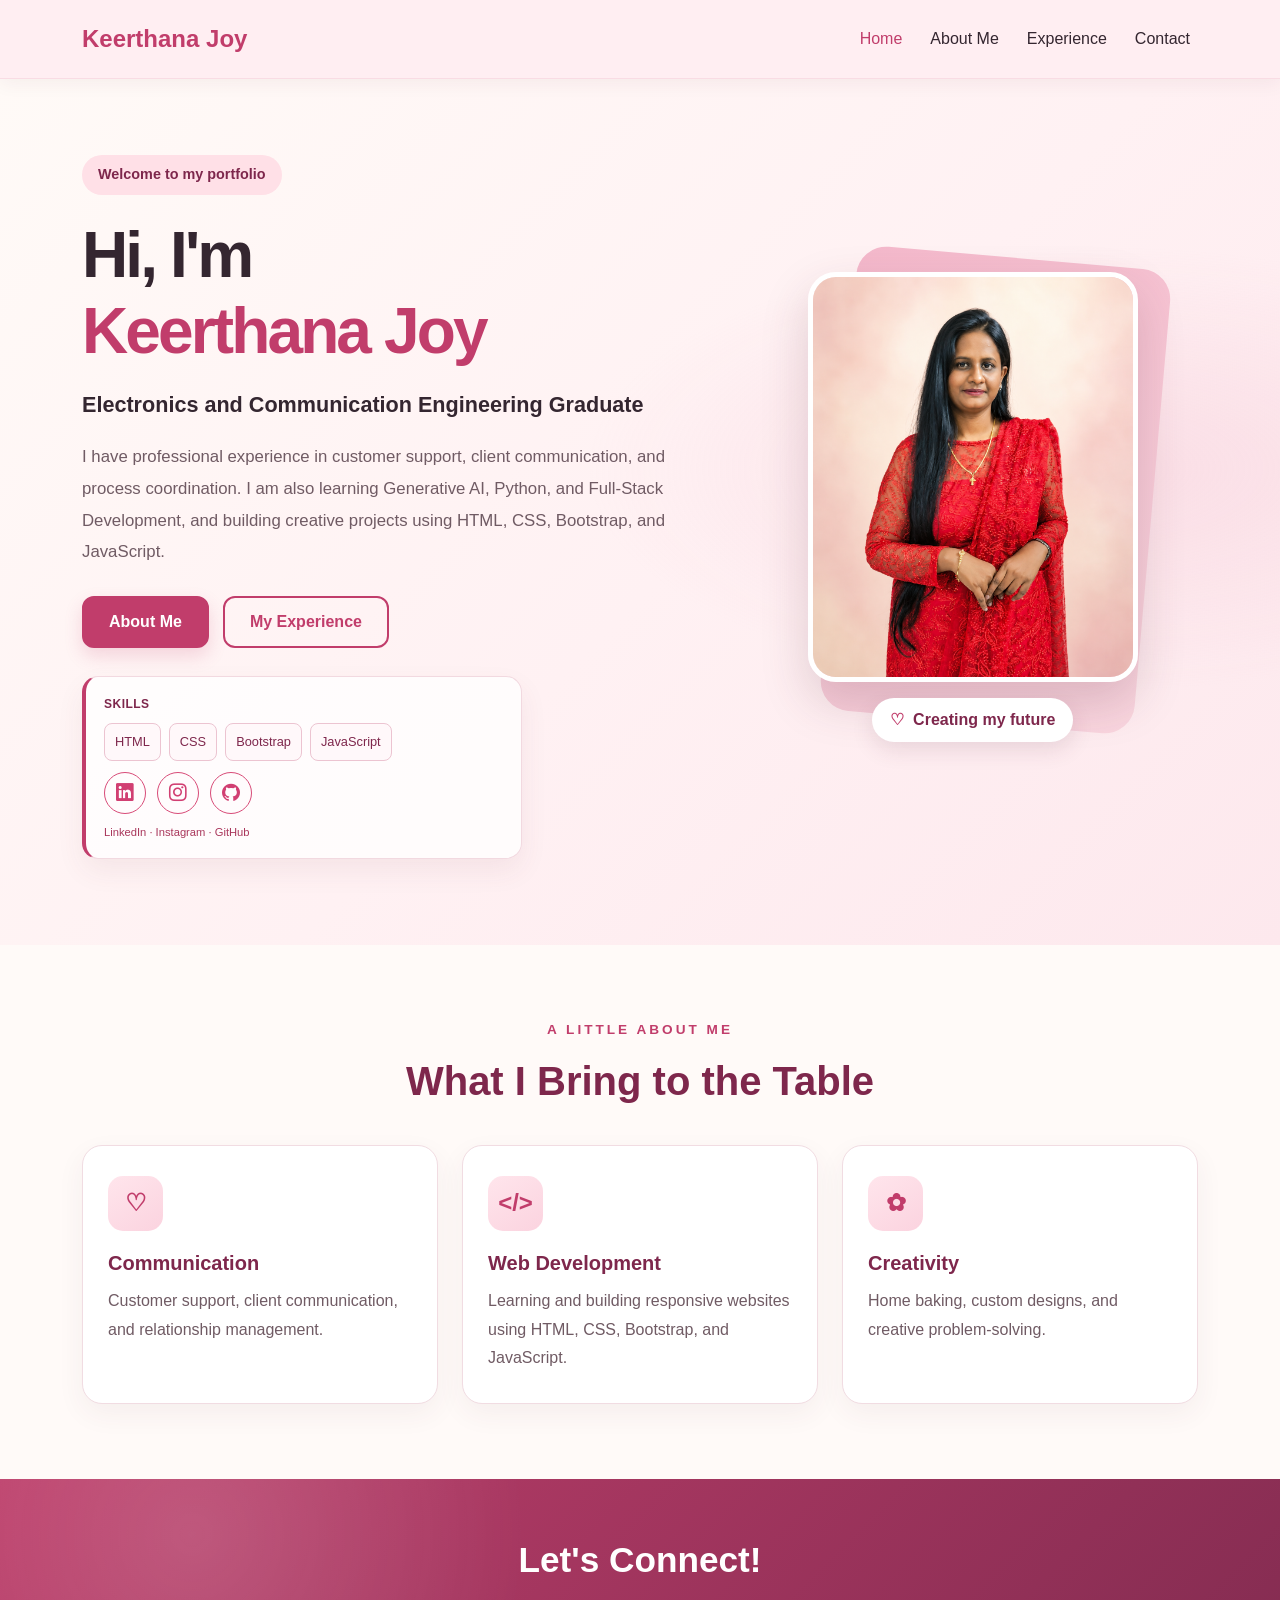
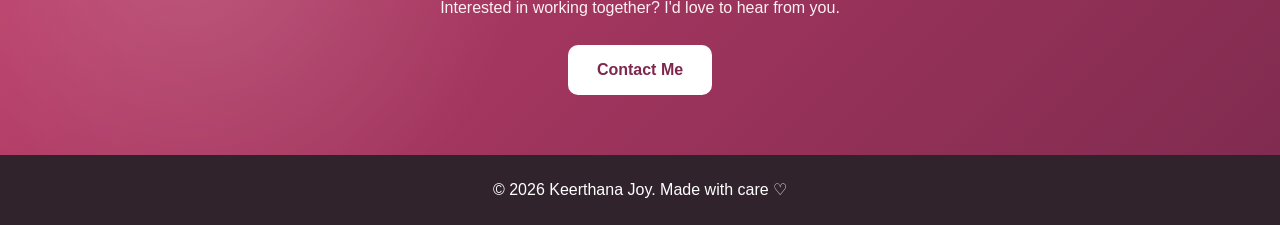
<file: index.html>
<!DOCTYPE html>
<html lang="en">
<head>
    <meta charset="UTF-8">
    <meta name="viewport" content="width=device-width, initial-scale=1.0">

    <title>Keerthana Joy | Portfolio</title>

    <!-- Bootstrap CSS -->
    <link
        href="https://cdn.jsdelivr.net/npm/bootstrap@5.3.3/dist/css/bootstrap.min.css"
        rel="stylesheet">
    
     <link rel="stylesheet"
      href="https://cdn.jsdelivr.net/npm/bootstrap-icons@1.11.3/font/bootstrap-icons.min.css">


    <!-- My CSS -->
    <link rel="stylesheet" href="style.css">
</head>

<body class="home-page">

    <!-- Navigation Bar -->
    <nav class="navbar navbar-expand-lg portfolio-navbar">
        <div class="container">

            <a class="navbar-brand" href="index.html">
                Keerthana Joy
            </a>

            <button
                class="navbar-toggler"
                type="button"
                data-bs-toggle="collapse"
                data-bs-target="#portfolioMenu"
                aria-controls="portfolioMenu"
                aria-expanded="false"
                aria-label="Toggle navigation">

                <span class="navbar-toggler-icon"></span>
            </button>

            <div class="collapse navbar-collapse" id="portfolioMenu">
                <ul class="navbar-nav ms-auto">

                    <li class="nav-item">
                        <a class="nav-link active" href="index.html">Home</a>
                    </li>

                    <li class="nav-item">
                        <a class="nav-link" href="about.html">About Me</a>
                    </li>

                    <li class="nav-item">
                        <a class="nav-link" href="experience.html">Experience</a>
                    </li>

                    <li class="nav-item">
                        <a class="nav-link" href="contact.html">Contact</a>
                    </li>

                </ul>
            </div>
        </div>
    </nav>


    <!-- Home / Hero Section -->
    <section class="hero-section">
        <div class="container">
            <div class="row align-items-center gy-5">

                <!-- Left Side: Introduction -->
                <div class="col-lg-7 hero-content">

                    <span class="welcome-badge">
                        Welcome to my portfolio
                    </span>

                    <h1>
                        Hi, I'm
                        <span>Keerthana Joy</span>
                    </h1>

                    <h2>Electronics and Communication Engineering Graduate</h2>

                    <p class="hero-description">
                            I have professional experience in customer support, client
                           communication, and process coordination. I am also learning
                           Generative AI, Python, and Full-Stack Development, and building
                            creative projects using HTML, CSS, Bootstrap, and JavaScript.

                    </p>

                    <div class="hero-buttons">
                        <a href="about.html" class="btn btn-pink">
                            About Me
                        </a>

                        <a href="experience.html" class="btn btn-outline-pink">
                            My Experience
                        </a>
                    </div>

                    <div class="hero-social-card">
                        <p class="hero-social-heading">SKILLS</p>
                        <div class="hero-skills">
                            <span>HTML</span>
                            <span>CSS</span>
                            <span>Bootstrap</span>
                            <span>JavaScript</span>
                        </div>

                        <div class="hero-social-icons" aria-label="Social profiles">
                            <a class="social-icon"
                               href="https://www.linkedin.com/in/keerthana-joy-a40515164"
                               target="_blank" rel="noopener noreferrer"
                               aria-label="LinkedIn">
                                <i class="bi bi-linkedin" aria-hidden="true"></i>
                            </a>
                            <a class="social-icon"
                               href="https://www.instagram.com/j.o.y_sk/"
                               target="_blank" rel="noopener noreferrer"
                               aria-label="Instagram">
                                <i class="bi bi-instagram" aria-hidden="true"></i>
                            </a>
                            <a class="social-icon"
                               href="https://github.com/keerthana-joy-ece"
                               target="_blank" rel="noopener noreferrer"
                               aria-label="GitHub">
                                <i class="bi bi-github" aria-hidden="true"></i>
                            </a>
                        </div>
                        <p class="hero-social-caption">LinkedIn · Instagram · GitHub</p>
                    </div>
                </div>

                <!-- Right Side: My Photo -->
                <div class="col-lg-5 text-center">

                    <div class="photo-wrapper">

                        <div class="photo-decoration"></div>

                        <img
                            src="Images/keerthana.png"
                            alt="Keerthana Joy"
                            class="hero-photo"
                        >

                        <div class="photo-caption">
                            <span>♡</span> Creating my future
                        </div>

                    </div>

                </div>

            </div>
        </div>
    </section>


    <!-- Highlights Section -->
    <section class="highlights-section">
        <div class="container">

            <div class="section-heading text-center">
                <p class="section-label">A LITTLE ABOUT ME</p>
                <h2>What I Bring to the Table</h2>
            </div>

            <div class="row g-4 mt-3">

                <div class="col-md-4">
                    <div class="highlight-card">
                        <div class="highlight-icon">♡</div>
                        <h3>Communication</h3>
                        <p>
                            Customer support, client communication,
                            and relationship management.
                        </p>
                    </div>
                </div>

                <div class="col-md-4">
                    <div class="highlight-card">
                        <div class="highlight-icon">&lt;/&gt;</div>
                        <h3>Web Development</h3>
                        <p>
                            Learning and building responsive websites
                            using HTML, CSS, Bootstrap, and JavaScript.
                        </p>
                    </div>
                </div>

                <div class="col-md-4">
                    <div class="highlight-card">
                        <div class="highlight-icon">✿</div>
                        <h3>Creativity</h3>
                        <p>
                            Home baking, custom designs,
                            and creative problem-solving.
                        </p>
                    </div>
                </div>

            </div>
        </div>
    </section>

    <!-- Call to Action -->
    <section class="contact-banner">
        <div class="container text-center">
            <h2>Let's Connect!</h2>
            <p>
                Interested in working together? I'd love to hear from you.
            </p>
            <a href="contact.html" class="btn btn-light-pink">
                Contact Me
            </a>
        </div>
    </section>
   
    <!-- Footer -->
    <footer class="portfolio-footer">
        <div class="container text-center">
            <p>
                &copy; <span id="currentYear"></span> Keerthana Joy.
                Made with care ♡
            </p>
        </div>
    </footer>


    <!-- Bootstrap JavaScript -->
    <script
        src="https://cdn.jsdelivr.net/npm/bootstrap@5.3.3/dist/js/bootstrap.bundle.min.js">
    </script>

    <!-- My JavaScript -->
    <script src="script.js"></script>

    <script>
        document.getElementById("currentYear").textContent =
            new Date().getFullYear();
    </script>

</body>
</html>
</file>
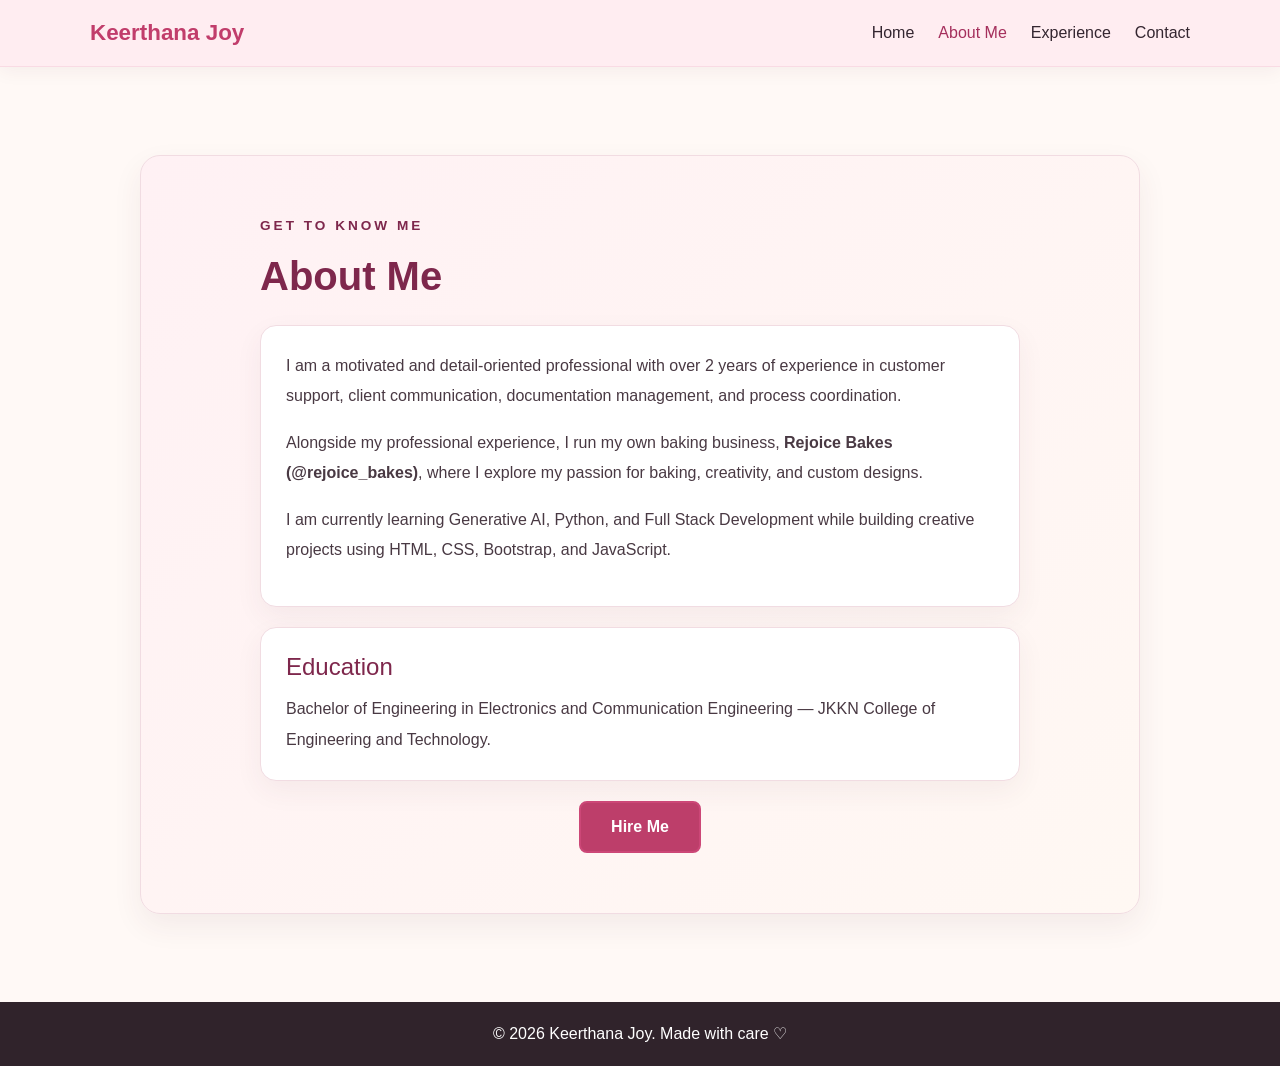
<file: about.html>
<!DOCTYPE html>
<html lang="en">
<head>
    <meta charset="UTF-8">
    <meta name="viewport" content="width=device-width, initial-scale=1.0">
    <title>About Me | Keerthana Joy</title>
    <link href="https://cdn.jsdelivr.net/npm/bootstrap@5.3.3/dist/css/bootstrap.min.css" rel="stylesheet">
    <link rel="stylesheet" href="style.css">

    <link rel="stylesheet"
href="https://cdn.jsdelivr.net/npm/bootstrap-icons@1.11.3/font/bootstrap-icons.min.css">
</head>
<body class="subpage">

    <nav class="site-navbar" aria-label="Main navigation">
        <a href="index.html" class="site-brand">Keerthana Joy</a>
        <div class="site-nav-links">
            <a href="index.html">Home</a>
            <a href="about.html" class="active" aria-current="page">About Me</a>
            <a href="experience.html">Experience</a>
            <a href="contact.html">Contact</a>
        </div>
    </nav>

    <main class="container py-5">
        <section class="about-section">
            <div class="about-container">
                <p class="section-label">GET TO KNOW ME</p>
                <h1>About Me</h1>

                <div class="about-card">
                    <p>
                        I am a motivated and detail-oriented professional
                        with over 2 years of experience in customer support,
                        client communication, documentation management,
                        and process coordination.
                    </p>

                    <p>
                        Alongside my professional experience, I run my own
                        baking business,
                        <strong>Rejoice Bakes (@rejoice_bakes)</strong>,
                        where I explore my passion for baking, creativity,
                        and custom designs.
                    </p>

                    <p>
                        I am currently learning Generative AI, Python,
                        and Full Stack Development while building creative
                        projects using HTML, CSS, Bootstrap, and JavaScript.
                    </p>
                </div>

                <div class="education-card">
                    <h2>Education</h2>
                    <p>
                        Bachelor of Engineering in Electronics and Communication
                        Engineering — JKKN College of Engineering and Technology.
                    </p>
                </div>

                <div class="hire-me-container">
                    <a href="contact.html" class="hire-btn">Hire Me</a>
                </div>
            </div>
        </section>
    </main>

    <footer class="contact-footer">
        <p>© 2026 Keerthana Joy. Made with care ♡</p>
    </footer>

    <script src="https://cdn.jsdelivr.net/npm/bootstrap@5.3.3/dist/js/bootstrap.bundle.min.js"></script>
    <script src="script.js"></script>
</body>
</html>
</file>
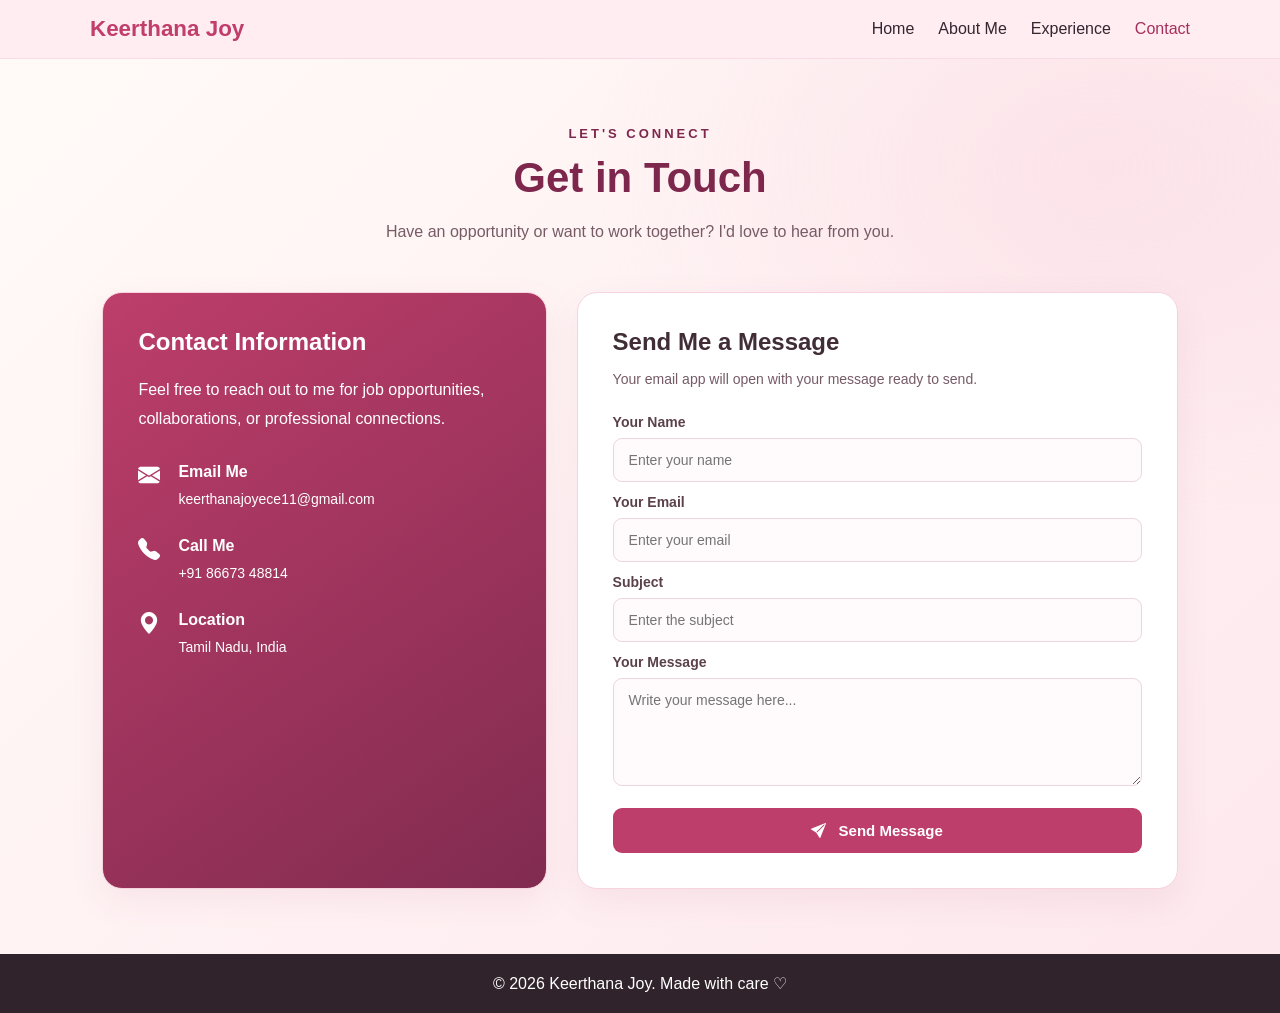
<file: contact.html>
<!DOCTYPE html>
<html lang="en">
<head>
    <meta charset="UTF-8">
    <meta name="viewport" content="width=device-width, initial-scale=1.0">
    <title>Contact | Keerthana Joy</title>

    <link rel="stylesheet" href="style.css">
    <link rel="stylesheet"
      href="https://cdn.jsdelivr.net/npm/bootstrap-icons@1.11.3/font/bootstrap-icons.min.css">
</head>
<body class="subpage contact-page">

    <nav class="site-navbar" aria-label="Main navigation">
        <a href="index.html" class="site-brand">Keerthana Joy</a>
        <div class="site-nav-links">
            <a href="index.html">Home</a>
            <a href="about.html">About Me</a>
            <a href="experience.html">Experience</a>
            <a href="contact.html" class="active" aria-current="page">Contact</a>
        </div>
    </nav>

    <main class="contact-section">
        <div class="contact-heading">
            <span>LET'S CONNECT</span>
            <h1>Get in Touch</h1>
            <p>
                Have an opportunity or want to work together?
                I'd love to hear from you.
            </p>
        </div>

        <div class="contact-container">

            <div class="contact-info">
                <h2>Contact Information</h2>
                <p>
                    Feel free to reach out to me for job opportunities,
                    collaborations, or professional connections.
                </p>

                <div class="contact-item">
                    <i class="bi bi-envelope-fill"></i>
                    <div>
                        <h3>Email Me</h3>
                        <a href="mailto:keerthanajoyece11@gmail.com">
                            keerthanajoyece11@gmail.com
                        </a>
                    </div>
                </div>

                <div class="contact-item">
                    <i class="bi bi-telephone-fill"></i>
                    <div>
                        <h3>Call Me</h3>
                        <a href="tel:+918667348814">
                            +91 86673 48814
                        </a>
                    </div>
                </div>

                <div class="contact-item">
                    <i class="bi bi-geo-alt-fill"></i>
                    <div>
                        <h3>Location</h3>
                        <p>Tamil Nadu, India</p>
                    </div>
                </div>
            </div>

            <form class="contact-form"
                  action="mailto:keerthanajoyece11@gmail.com"
                  method="post" enctype="text/plain">

                <h2>Send Me a Message</h2>
                <p class="contact-form-note">
                    Your email app will open with your message ready to send.
                </p>

                <label for="name">Your Name</label>
                <input type="text" id="name" name="Name"
                       placeholder="Enter your name" autocomplete="name" required>

                <label for="email">Your Email</label>
                <input type="email" id="email" name="Email"
                       placeholder="Enter your email" autocomplete="email" required>

                <label for="subject">Subject</label>
                <input type="text" id="subject" name="Subject"
                       placeholder="Enter the subject" required>

                <label for="message">Your Message</label>
                <textarea id="message" name="Message" rows="5"
                          placeholder="Write your message here..."
                          required></textarea>

                <button type="submit">
                    <i class="bi bi-send-fill"></i>
                    Send Message
                </button>
            </form>

        </div>
    </main>

    <footer class="contact-footer">
        <p>© 2026 Keerthana Joy. Made with care ♡</p>
    </footer>

</body>
</html>
</file>
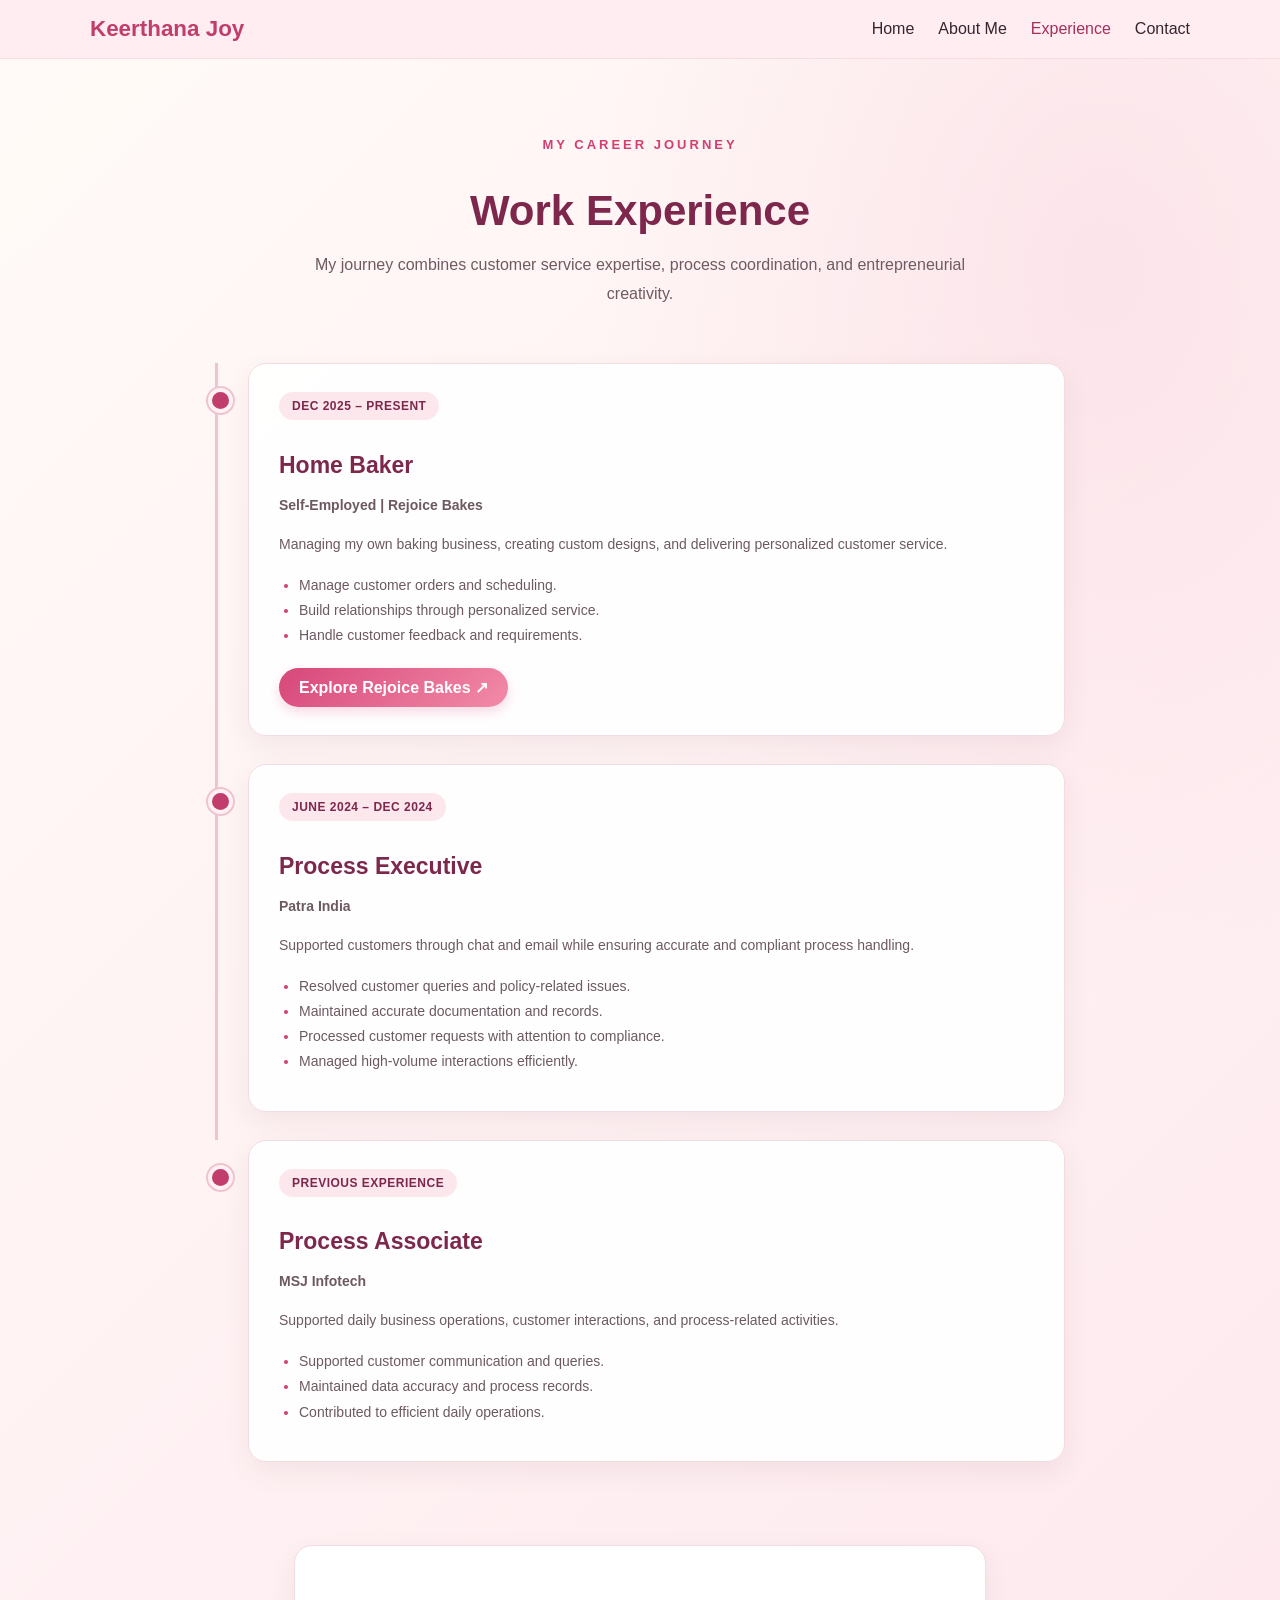
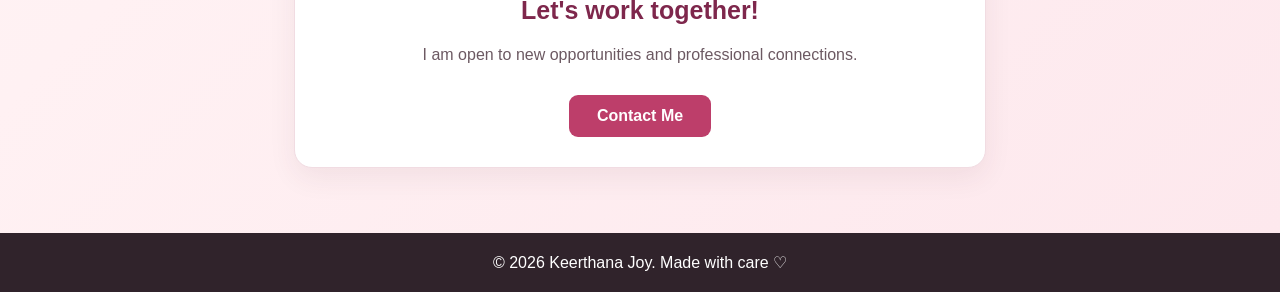
<file: experience.html>
<!DOCTYPE html>
<html lang="en">
<head>
    <meta charset="UTF-8">
    <meta name="viewport" content="width=device-width, initial-scale=1.0">
    <title>Experience | Keerthana Joy</title>

    <link rel="stylesheet" href="style.css">
</head>
<body class="subpage">
    <nav class="site-navbar" aria-label="Main navigation">
        <a href="index.html" class="site-brand">Keerthana Joy</a>
        <div class="site-nav-links">
            <a href="index.html">Home</a>
            <a href="about.html">About Me</a>
            <a href="experience.html" class="active" aria-current="page">Experience</a>
            <a href="contact.html">Contact</a>
        </div>
    </nav>

    <main>
        <section class="experience-section">
            <div class="container">
                <header class="experience-heading">
                    <p class="section-subtitle">MY CAREER JOURNEY</p>
                    <h1>Work Experience</h1>
                    <p class="section-description">
                        My journey combines customer service expertise,
                        process coordination, and entrepreneurial creativity.
                    </p>
                </header>

                <div class="timeline">
                    <article class="timeline-item">
                        <div class="timeline-content">
                            <span class="date-badge">DEC 2025 – PRESENT</span>
                            <h2>Home Baker</h2>
                            <p><strong>Self-Employed | Rejoice Bakes</strong></p>
                            <p>
                                Managing my own baking business, creating custom designs,
                                and delivering personalized customer service.
                            </p>
                            <ul>
                                <li>Manage customer orders and scheduling.</li>
                                <li>Build relationships through personalized service.</li>
                                <li>Handle customer feedback and requirements.</li>
                            </ul>
                            <a href="https://www.instagram.com/rejoice_bakes/"
                               target="_blank" rel="noopener noreferrer"
                               class="rejoice-link">
                                Explore Rejoice Bakes ↗
                            </a>
                        </div>
                    </article>

                    <article class="timeline-item">
                        <div class="timeline-content">
                            <span class="date-badge">JUNE 2024 – DEC 2024</span>
                            <h2>Process Executive</h2>
                            <p><strong>Patra India</strong></p>
                            <p>
                                Supported customers through chat and email while ensuring
                                accurate and compliant process handling.
                            </p>
                            <ul>
                                <li>Resolved customer queries and policy-related issues.</li>
                                <li>Maintained accurate documentation and records.</li>
                                <li>Processed customer requests with attention to compliance.</li>
                                <li>Managed high-volume interactions efficiently.</li>
                            </ul>
                        </div>
                    </article>

                    <article class="timeline-item">
                        <div class="timeline-content">
                            <span class="date-badge">PREVIOUS EXPERIENCE</span>
                            <h2>Process Associate</h2>
                            <p><strong>MSJ Infotech</strong></p>
                            <p>
                                Supported daily business operations, customer interactions,
                                and process-related activities.
                            </p>
                            <ul>
                                <li>Supported customer communication and queries.</li>
                                <li>Maintained data accuracy and process records.</li>
                                <li>Contributed to efficient daily operations.</li>
                            </ul>
                        </div>
                    </article>
                </div>

                <section class="experience-footer">
                    <h2>Let's work together!</h2>
                    <p>I am open to new opportunities and professional connections.</p>
                    <a href="contact.html" class="hire-button">Contact Me</a>
                </section>
            </div>
        </section>
    </main>

    <footer class="contact-footer">
        <p>© 2026 Keerthana Joy. Made with care ♡</p>
    </footer>
</body>
</html>
</file>
<file: style.css>
/* ===== HOME PAGE DESIGN ===== */

.home-page {
    --cream: #fff9f6;
    --soft-pink: #fce7ec;
    --rose: #c13d6b;
    --dark-rose: #7e274c;
    --text-dark: #342630;

    background-color: var(--cream);
    color: var(--text-dark);
    font-family: "Segoe UI", Arial, sans-serif;
}


/* Navigation Bar */
.home-page .portfolio-navbar {
    background-color: rgba(255, 238, 242, 0.96);
    padding: 16px 0;
    border-bottom: 1px solid rgba(193, 61, 107, 0.1);
    box-shadow: 0 4px 18px rgba(85, 37, 57, 0.06);
}

.home-page .navbar-brand {
    color: var(--rose);
    font-size: 1.5rem;
    font-weight: 750;
}

.home-page .navbar-brand:hover {
    color: var(--dark-rose);
}

.home-page .nav-link {
    color: var(--text-dark);
    font-weight: 500;
    margin-left: 12px;
    transition: color 0.3s ease;
}

.home-page .nav-link:hover,
.home-page .nav-link.active {
    color: var(--rose);
}


/* Hero Section */
.home-page .hero-section {
    padding: 76px 0 86px;
    background:
        radial-gradient(ellipse at 86% 45%, rgba(243, 190, 207, 0.34), transparent 33%),
        linear-gradient(135deg, #fffaf7 0%, #fff1f3 54%, #fde8ed 100%);
}

.home-page .welcome-badge {
    display: inline-block;
    padding: 9px 16px;
    margin-bottom: 22px;
    border-radius: 30px;
    background-color: #ffe0e7;
    color: var(--dark-rose);
    font-size: 0.9rem;
    font-weight: 600;
}

.home-page .hero-content h1 {
    font-size: clamp(2.4rem, 5vw, 4rem);
    font-weight: 800;
    line-height: 1.2;
    letter-spacing: -0.045em;
    margin-bottom: 18px;
}

.home-page .hero-content h1 span {
    display: block;
    color: var(--rose);
}

.home-page .hero-content h2 {
    font-size: 1.35rem;
    font-weight: 650;
    line-height: 1.6;
    margin-bottom: 18px;
}

.home-page .hero-description {
    max-width: 600px;
    color: #705b64;
    font-size: 1.05rem;
    line-height: 1.9;
}


/* Buttons */
.home-page .hero-buttons {
    display: flex;
    flex-wrap: wrap;
    gap: 14px;
    margin-top: 28px;
}

.home-page .btn-pink {
    background-color: var(--rose);
    color: white;
    padding: 12px 25px;
    border: 2px solid var(--rose);
    border-radius: 12px;
    font-weight: 600;
    box-shadow: 0 8px 18px rgba(193, 61, 107, 0.18);
    transition: background-color 0.3s ease, border-color 0.3s ease,
        color 0.3s ease, transform 0.3s ease, box-shadow 0.3s ease;
}

.home-page .btn-pink:hover {
    background-color: var(--dark-rose);
    border-color: var(--dark-rose);
    color: white;
    transform: translateY(-2px);
    box-shadow: 0 11px 22px rgba(126, 39, 76, 0.22);
}

.home-page .btn-outline-pink {
    color: var(--rose);
    border: 2px solid var(--rose);
    padding: 12px 25px;
    border-radius: 12px;
    font-weight: 600;
    transition: background-color 0.3s ease, color 0.3s ease,
        transform 0.3s ease, box-shadow 0.3s ease;
}

.home-page .btn-outline-pink:hover {
    background-color: var(--rose);
    color: white;
    transform: translateY(-2px);
    box-shadow: 0 8px 18px rgba(193, 61, 107, 0.16);
}


/* Skills Tags */
.home-page .hero-social-card {
    width: min(100%, 440px);
    margin-top: 28px;
    padding: 18px;
    background-color: rgba(255, 255, 255, 0.8);
    border: 1px solid #f2d9e0;
    border-left: 4px solid var(--rose);
    border-radius: 16px;
    box-shadow: 0 12px 28px rgba(112, 53, 75, 0.07);
    text-align: left;
}

.home-page .hero-social-heading {
    margin: 0 0 10px;
    color: var(--dark-rose);
    font-size: 0.75rem;
    font-weight: 600;
    letter-spacing: 0.04em;
}

.home-page .hero-skills {
    display: flex;
    flex-wrap: wrap;
    gap: 8px;
}

.home-page .hero-skills span {
    background-color: #fff8fa;
    border: 1px solid #ecc4d1;
    color: var(--dark-rose);
    padding: 8px 10px;
    border-radius: 8px;
    font-size: 0.8rem;
    font-weight: 500;
}

.home-page .hero-social-icons {
    display: flex;
    gap: 11px;
    margin-top: 11px;
}

.home-page .social-icon {
    display: inline-flex;
    align-items: center;
    justify-content: center;
    width: 42px;
    height: 42px;
    border: 1px solid #d84b78;
    border-radius: 50%;
    color: #d13f72;
    font-size: 1.1rem;
    text-decoration: none;
    transition: background-color 0.2s ease, color 0.2s ease, transform 0.2s ease;
}

.home-page a.social-icon:hover,
.home-page a.social-icon:focus-visible {
    background-color: #d13f72;
    color: #fff;
    transform: translateY(-2px);
}

.home-page .social-icon:focus-visible {
    outline: 3px solid rgba(209, 63, 114, 0.3);
    outline-offset: 3px;
}

.home-page .hero-social-caption {
    margin: 10px 0 0;
    color: #a9365b;
    font-size: 0.7rem;
}


/* Profile Photo */
.home-page .photo-wrapper {
    position: relative;
    display: inline-block;
    width: min(100%, 350px);
    padding: 10px;
    margin: 0 auto;
}

.home-page .photo-decoration {
    position: absolute;
    width: 90%;
    height: 95%;
    top: -5px;
    right: -5px;
    background: linear-gradient(145deg, #f4b8cb, #f9d6df);
    border-radius: 30px;
    transform: rotate(5deg);
}

.home-page .hero-photo {
    position: relative;
    display: block;
    width: 100%;
    height: 410px;
    object-fit: cover;
    object-position: center top;
    border: 5px solid white;
    border-radius: 28px;
    box-shadow: 0 20px 48px rgba(91, 43, 63, 0.18);
    transition: transform 0.3s ease;
}

.home-page .hero-photo:hover {
    transform: translateY(-5px);
}

.home-page .photo-caption {
    position: relative;
    display: inline-block;
    background-color: white;
    color: var(--dark-rose);
    padding: 10px 18px;
    margin-top: 16px;
    border-radius: 30px;
    box-shadow: 0 8px 22px rgba(91, 43, 63, 0.12);
    font-weight: 600;
}

.home-page .photo-caption span {
    color: var(--rose);
    margin-right: 5px;
}


/* Highlights Section */
.home-page .highlights-section {
    padding: 75px 0;
    background-color: #fffaf8;
}

.home-page .section-label {
    color: var(--rose);
    font-size: 0.85rem;
    font-weight: 700;
    letter-spacing: 3px;
}

.home-page .section-heading h2 {
    color: var(--dark-rose);
    font-size: clamp(1.8rem, 4vw, 2.5rem);
    font-weight: 750;
}

.home-page .highlight-card {
    height: 100%;
    padding: 30px 25px;
    background-color: white;
    border: 1px solid #f1dce2;
    border-radius: 20px;
    box-shadow: 0 10px 28px rgba(91, 43, 63, 0.06);
    transition: transform 0.3s ease, box-shadow 0.3s ease;
}

.home-page .highlight-card:hover {
    transform: translateY(-6px);
    box-shadow: 0 16px 34px rgba(91, 43, 63, 0.12);
}

.home-page .highlight-icon {
    display: flex;
    align-items: center;
    justify-content: center;
    width: 55px;
    height: 55px;
    margin-bottom: 20px;
    border-radius: 15px;
    background: linear-gradient(145deg, #ffe5ec, #fbd3df);
    color: var(--rose);
    font-size: 1.5rem;
    font-weight: 700;
}

.home-page .highlight-card h3 {
    color: var(--dark-rose);
    font-size: 1.25rem;
    font-weight: 700;
    margin-bottom: 12px;
}

.home-page .highlight-card p {
    color: #705b64;
    line-height: 1.8;
    margin-bottom: 0;
}


/* Contact Banner */
.home-page .contact-banner {
    padding: 60px 15px;
    background:
        radial-gradient(circle at 15% 20%, rgba(255, 255, 255, 0.15), transparent 30%),
        linear-gradient(135deg, #bd3e6a, #812b50);
    color: white;
}

.home-page .contact-banner h2 {
    font-size: 2.2rem;
    font-weight: 750;
}

.home-page .contact-banner p {
    margin: 15px 0 25px;
    color: #fff0f3;
}

.home-page .btn-light-pink {
    background-color: white;
    color: var(--dark-rose);
    padding: 12px 28px;
    border-radius: 10px;
    font-weight: 700;
}

.home-page .btn-light-pink:hover {
    background-color: #ffe4e8;
    color: var(--dark-rose);
}


/* Footer */
.home-page .portfolio-footer {
    padding: 23px 0;
    background-color: #30232b;
    color: white;
}

.home-page .portfolio-footer p {
    margin: 0;
}


/* Mobile Responsive Design */
@media (max-width: 991px) {
    .home-page .hero-section {
        padding: 55px 0;
    }

    .home-page .hero-content {
        text-align: center;
    }

    .home-page .hero-description {
        margin-left: auto;
        margin-right: auto;
    }

    .home-page .hero-buttons,
    .home-page .hero-skills {
        justify-content: center;
    }

    .home-page .hero-social-card {
        margin-right: auto;
        margin-left: auto;
    }

    .home-page .hero-photo {
        height: 360px;
    }
}

@media (max-width: 576px) {
    .home-page .hero-content h1 {
        font-size: 2.4rem;
    }

    .home-page .hero-content h2 {
        font-size: 1.1rem;
    }

    .home-page .hero-photo {
        height: 320px;
    }

    .home-page .highlights-section {
        padding: 50px 0;
    }
}



/* About Me Page */
.about-section {
    background: linear-gradient(135deg, #fff0f4, #fff8f0);
    padding: 60px 40px;
    border-radius: 20px;
    margin: 40px auto;
    max-width: 1000px;
}

/* Main heading */
.about-section h1 {
    color: #c43d70;
    font-size: 2.5rem;
    font-weight: 700;
    margin-bottom: 25px;
}

.about-container {
    max-width: 760px;
    margin: 0 auto;
}

.about-section .section-label {
    color: #c43d70;
    font-size: 0.85rem;
    font-weight: 700;
    letter-spacing: 3px;
}

/* Content cards */
.about-card {
    background-color: #ffffff;
    padding: 25px;
    margin-bottom: 20px;
    border: 1px solid #f7d2df;
    border-radius: 16px;
    box-shadow: 0 8px 22px rgba(196, 61, 112, 0.08);
}

/* Paragraphs */
.about-card p {
    color: #493943;
    line-height: 1.9;
    font-size: 1rem;
}

/* Section headings */
.about-card h2 {
    color: #c43d70;
    font-size: 1.5rem;
    margin-bottom: 12px;
}

.education-card {
    background-color: #ffffff;
    padding: 25px;
    margin-bottom: 20px;
    border: 1px solid #f7d2df;
    border-radius: 16px;
    box-shadow: 0 8px 22px rgba(196, 61, 112, 0.08);
}

.education-card h2 {
    color: #c43d70;
    font-size: 1.5rem;
    margin-bottom: 12px;
}

.education-card p {
    color: #493943;
    line-height: 1.9;
    margin-bottom: 0;
}

.hire-me-container {
    text-align: center;
}

a.hire-btn {
    display: inline-block;
    background: #cc4777;
    color: #ffffff !important;
    padding: 12px 30px;
    border-radius: 8px;
    text-decoration: none !important;
    font-size: 16px;
    font-weight: 600;
    border: 2px solid #cc4777;
    transition: 0.3s ease;
}

a.hire-btn:hover {
    background: #a82e5c;
    border-color: #a82e5c;
    color: #ffffff !important;
    transform: translateY(-2px);
}



/* Mobile-friendly layout */
@media (max-width: 576px) {
    .about-section {
        padding: 30px 18px;
        margin: 20px 12px;
    }

    .about-section h1 {
        font-size: 2rem;
    }
}


/* ===== Experience Timeline ===== */

.experience-section,
main > section:has(> .timeline-item) {
    background: linear-gradient(135deg, #fff5f7, #fff9f0);
    padding: 65px 20px;
    min-height: 100vh;
}

.experience-heading {
    text-align: center;
    max-width: 720px;
    margin: 0 auto 55px;
}

.section-subtitle {
    color: #d13f72;
    font-size: 13px;
    font-weight: 700;
    letter-spacing: 3px;
    margin-bottom: 12px;
}

.experience-heading h1 {
    color: #3e2c35;
    font-size: clamp(30px, 4vw, 42px);
    font-weight: 750;
    margin-bottom: 15px;
}

.section-description {
    color: #6f5a63;
    font-size: 16px;
    line-height: 1.8;
}

/* Timeline line */

.timeline {
    position: relative;
    max-width: 850px;
    margin: 0 auto;
}

.timeline-item {
    position: relative;
    max-width: 850px;
    margin: 0 auto;
    padding: 0 0 28px 30px;
    border-left: 3px solid #f3b8c9;
}

.timeline-item:last-child {
    border-left-color: transparent;
}

.timeline-item::before {
    content: "";
    position: absolute;
    top: 25px;
    left: -10px;
    width: 17px;
    height: 17px;
    background: #d13f72;
    border: 4px solid #fff5f7;
    border-radius: 50%;
    box-shadow: 0 0 0 2px #f2bdcd;
}

/* Experience cards */

.timeline-card,
.timeline-content {
    background: rgba(255, 255, 255, 0.95);
    padding: 28px 30px;
    border: 1px solid #f5d5df;
    border-radius: 18px;
    box-shadow: 0 8px 25px rgba(160, 76, 105, 0.08);
    transition: transform 0.3s ease, box-shadow 0.3s ease;
}

.timeline-card:hover,
.timeline-content:hover {
    transform: translateY(-5px);
    box-shadow: 0 14px 30px rgba(160, 76, 105, 0.15);
}

.timeline-date,
.date-badge {
    display: inline-block;
    background: #fde5ed;
    color: #bc315f;
    padding: 7px 13px;
    border-radius: 20px;
    font-size: 12px;
    font-weight: 700;
    letter-spacing: 0.5px;
    margin-bottom: 12px;
}

.timeline-card h2,
.timeline-content h2,
.timeline-content h3 {
    color: #c6386b;
    font-size: 23px;
    font-weight: 700;
    margin-bottom: 6px;
}

.timeline-card h3 {
    color: #4c3942;
    font-size: 15px;
    margin-bottom: 16px;
}

.timeline-card p,
.timeline-card li,
.timeline-content strong,
.timeline-content p,
.timeline-content li {
    color: #6c5962;
    font-size: 14px;
    line-height: 1.8;
}

.timeline-card ul,
.timeline-content ul {
    padding-left: 20px;
    margin-bottom: 8px;
}

.timeline-card li::marker,
.timeline-content li::marker {
    color: #d13f72;
}

.timeline-link {
    display: inline-block;
    margin-top: 12px;
    color: #c6386b;
    font-weight: 600;
    text-decoration: none;
}

.timeline-link:hover {
    color: #92234a;
    text-decoration: underline;
}

/* Bottom call to action */

.experience-footer {
    text-align: center;
    max-width: 650px;
    margin: 55px auto 0;
    padding: 30px 20px;
    background: #fff;
    border: 1px solid #f5d5df;
    border-radius: 18px;
}

.experience-footer h2 {
    color: #c6386b;
    font-size: 25px;
    margin-bottom: 10px;
}

.experience-footer p {
    color: #6c5962;
    line-height: 1.7;
}

.hire-button {
    display: inline-block;
    background: #cf4275;
    color: white;
    padding: 12px 28px;
    border-radius: 9px;
    text-decoration: none;
    font-weight: 600;
    margin-top: 10px;
    transition: background 0.3s ease, transform 0.3s ease;
}

.hire-button:hover {
    background: #a92d5b;
    color: white;
    transform: translateY(-2px);
}

@media (max-width: 576px) {
    .experience-section,
    main > section:has(> .timeline-item) {
        padding: 45px 12px;
    }

    .timeline-item {
        padding: 0 0 22px 24px;
    }

    .timeline-card,
    .timeline-content {
        padding: 22px 18px;
    }

    .timeline-card h2,
    .timeline-content h2,
    .timeline-content h3 {
        font-size: 20px;
    }

    .timeline-card p,
    .timeline-card li,
    .timeline-content p,
    .timeline-content li {
        font-size: 13px;
    }
}


.rejoice-link {
    display: inline-block;
    margin-top: 12px;
    padding: 10px 20px;
    background: linear-gradient(135deg, #d7477a, #f28ba8);
    color: #ffffff;
    border-radius: 25px;
    text-decoration: none;
    font-weight: 600;
    box-shadow: 0 5px 12px rgba(215, 71, 122, 0.2);
    transition: all 0.3s ease;
}

.rejoice-link:hover {
    transform: translateY(-3px);
    box-shadow: 0 8px 18px rgba(215, 71, 122, 0.3);
    color: #ffffff;
}


/* CONTACT PAGE */

.contact-page {
    min-height: 100vh;
    margin: 0;
    color: #402d36;
    font-family: "Segoe UI", Arial, sans-serif;
}

.contact-section {
    padding: 65px 8%;
    background: linear-gradient(135deg, #fffaf7, #ffe9ef);
    min-height: 75vh;
}

.contact-heading {
    text-align: center;
    margin-bottom: 45px;
}

.contact-heading span {
    color: #c83e70;
    font-size: 13px;
    font-weight: 700;
    letter-spacing: 3px;
}

.contact-heading h1 {
    font-size: 42px;
    color: #402d36;
    margin: 12px 0;
}

.contact-heading p {
    color: #765b66;
    line-height: 1.8;
}

.contact-container {
    max-width: 1100px;
    margin: auto;
    display: grid;
    grid-template-columns: 0.85fr 1.15fr;
    gap: 30px;
    align-items: stretch;
}

.contact-info,
.contact-form {
    padding: 35px;
    border-radius: 20px;
    background: #ffffff;
    border: 1px solid #f6d4df;
    box-shadow: 0 12px 35px rgba(150, 70, 100, 0.08);
}

.contact-info {
    background: linear-gradient(145deg, #c83e70, #a52f5c);
    color: white;
}

.contact-info h2,
.contact-form h2 {
    margin-top: 0;
    margin-bottom: 20px;
}

.contact-info > p {
    line-height: 1.8;
    margin-bottom: 30px;
}

.contact-item {
    display: flex;
    align-items: flex-start;
    gap: 15px;
    margin: 25px 0;
    overflow-wrap: anywhere;
}

.contact-item > i {
    font-size: 22px;
    min-width: 25px;
}

.contact-item h3 {
    font-size: 16px;
    margin: 0 0 7px;
}

.contact-item p,
.contact-item a {
    color: white;
    font-size: 14px;
    line-height: 1.7;
    text-decoration: none;
    margin: 0;
}

.contact-item a:hover {
    text-decoration: underline;
}

.contact-form {
    display: flex;
    flex-direction: column;
}

.contact-form h2 {
    color: #402d36;
}

.contact-form-note {
    margin: -8px 0 12px;
    color: #765b66;
    font-size: 14px;
    line-height: 1.6;
}

.contact-form label {
    margin: 12px 0 8px;
    color: #5b414b;
    font-size: 14px;
    font-weight: 600;
}

.contact-form input,
.contact-form textarea {
    width: 100%;
    box-sizing: border-box;
    padding: 13px 15px;
    border: 1px solid #edd5de;
    border-radius: 9px;
    font: inherit;
    font-size: 14px;
    background: #fffafc;
    color: #402d36;
    outline: none;
}

.contact-form input:focus,
.contact-form textarea:focus {
    border-color: #c83e70;
    box-shadow: 0 0 0 3px rgba(200, 62, 112, 0.10);
}

.contact-form textarea {
    resize: vertical;
}

.contact-form button {
    margin-top: 22px;
    padding: 14px 20px;
    background: #c83e70;
    color: white;
    border: none;
    border-radius: 9px;
    font-size: 15px;
    font-weight: 600;
    cursor: pointer;
    transition: 0.3s ease;
}

.contact-form button:hover {
    background: #a52f5c;
    transform: translateY(-2px);
}

.contact-form button i {
    margin-right: 8px;
}

.contact-footer {
    padding: 20px;
    background-color: #35272e;
    color: #fff;
    text-align: center;
}

.contact-footer p {
    margin: 0;
}

/* Shared styling for secondary pages */
.subpage {
    min-height: 100vh;
    margin: 0;
    color: #342630;
    font-family: "Segoe UI", Arial, sans-serif;
    background-color: #fff9f6;
}

.site-navbar {
    display: flex;
    align-items: center;
    justify-content: space-between;
    gap: 24px;
    padding: 16px max(6%, calc((100% - 1100px) / 2));
    background-color: #ffedf1;
    border-bottom: 1px solid rgba(193, 61, 107, 0.1);
    box-shadow: 0 4px 18px rgba(85, 37, 57, 0.06);
}

.site-brand {
    color: #c13d6b;
    font-size: 1.4rem;
    font-weight: 750;
    text-decoration: none;
    white-space: nowrap;
}

.site-brand:hover {
    color: #7e274c;
}

.site-nav-links {
    display: flex;
    align-items: center;
    justify-content: flex-end;
    gap: 24px;
}

.site-nav-links a {
    color: #342630;
    font-weight: 500;
    text-decoration: none;
    transition: color 0.2s ease;
}

.site-nav-links a:hover,
.site-nav-links a.active {
    color: #a52f5c;
}

.site-nav-links a:focus-visible,
.site-brand:focus-visible {
    outline: 3px solid rgba(193, 61, 107, 0.35);
    outline-offset: 4px;
    border-radius: 3px;
}

.subpage .about-section {
    background: linear-gradient(135deg, #fff1f4, #fff8f3);
    border: 1px solid #f1dce2;
    box-shadow: 0 12px 30px rgba(91, 43, 63, 0.07);
}

.subpage .about-section h1,
.subpage .about-section .section-label,
.subpage .education-card h2 {
    color: #7e274c;
}

.subpage .about-card,
.subpage .education-card {
    border-color: #f1dce2;
    box-shadow: 0 10px 28px rgba(91, 43, 63, 0.06);
}

.subpage .experience-section {
    background:
        radial-gradient(ellipse at 86% 12%, rgba(243, 190, 207, 0.28), transparent 33%),
        linear-gradient(135deg, #fffaf7, #fff1f3 54%, #fde8ed);
}

.subpage .experience-heading h1,
.subpage .timeline-content h2,
.subpage .timeline-content h3,
.subpage .experience-footer h2 {
    color: #7e274c;
}

.subpage .timeline-item {
    border-left-color: #efc4d1;
}

.subpage .timeline-item:last-child {
    border-left-color: transparent;
}

.subpage .timeline-item::before {
    background: #c13d6b;
    border-color: #fff1f4;
    box-shadow: 0 0 0 2px #efc4d1;
}

.subpage .timeline-content,
.subpage .experience-footer {
    border-color: #f1dce2;
    box-shadow: 0 10px 28px rgba(91, 43, 63, 0.07);
}

.subpage .date-badge {
    background: #fce7ec;
    color: #7e274c;
}

.subpage .contact-section {
    background:
        radial-gradient(ellipse at 86% 12%, rgba(243, 190, 207, 0.28), transparent 33%),
        linear-gradient(135deg, #fffaf7, #fff1f3 54%, #fde8ed);
}

.subpage .contact-heading span,
.subpage .contact-heading h1 {
    color: #7e274c;
}

.subpage .contact-info {
    background: linear-gradient(145deg, #bd3e6a, #812b50);
}

.subpage .contact-form button,
.subpage .hire-btn,
.subpage .hire-button {
    background: #bd3e6a;
}

.subpage .contact-form button:hover,
.subpage .hire-btn:hover,
.subpage .hire-button:hover {
    background: #812b50;
}

.subpage .contact-footer {
    background-color: #30232b;
}

@media (max-width: 768px) {
    .site-navbar {
        align-items: flex-start;
        flex-direction: column;
        gap: 12px;
        padding: 16px 6%;
    }

    .site-nav-links {
        justify-content: flex-start;
        gap: 12px 20px;
        flex-wrap: wrap;
    }

    .contact-section {
        padding: 45px 6%;
    }

    .contact-heading h1 {
        font-size: 34px;
    }

    .contact-container {
        grid-template-columns: 1fr;
    }

    .contact-info,
    .contact-form {
        padding: 25px;
        min-width: 0;
    }

}
</file>
